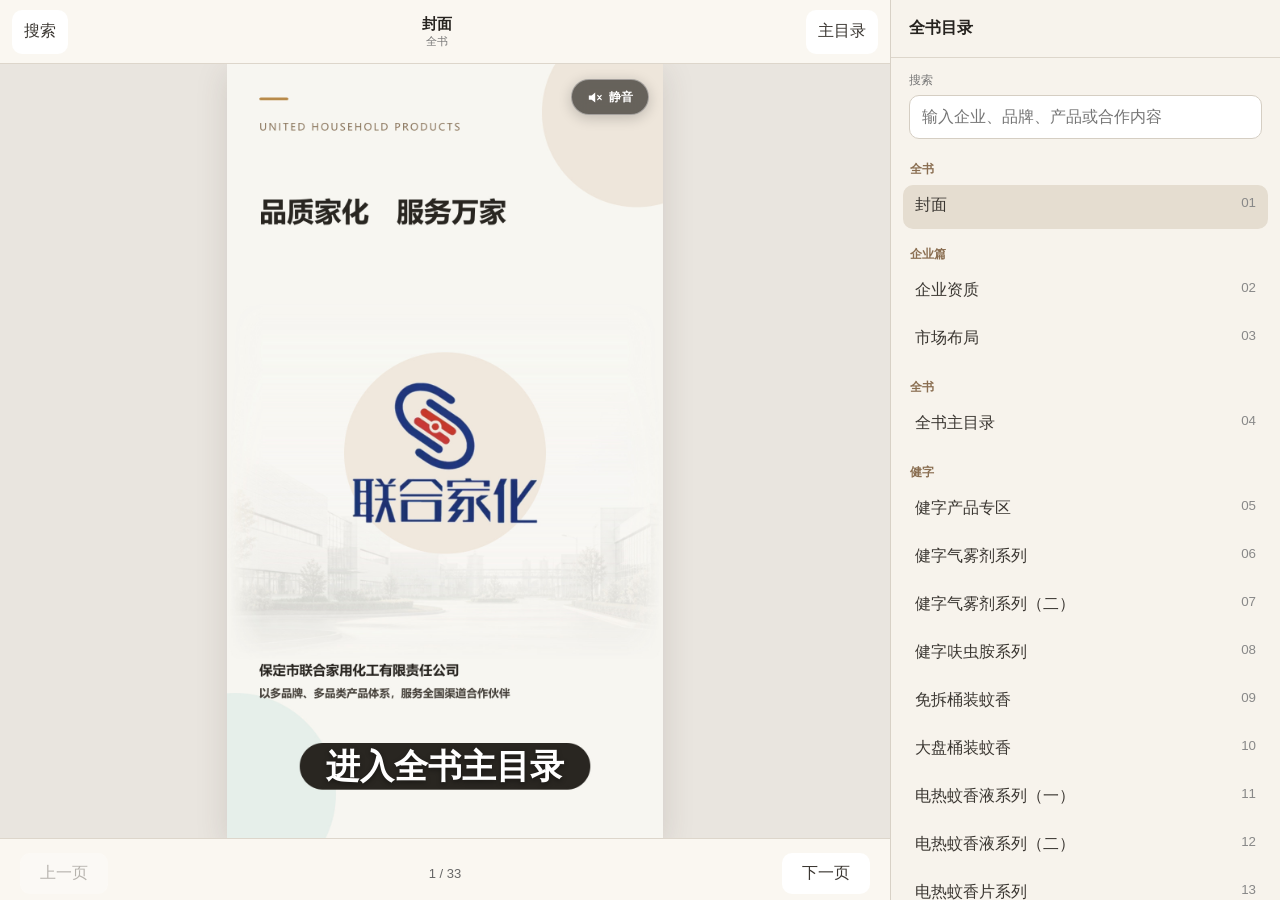
<file: index.html>
<!doctype html>
<html lang="zh-CN">
<head>
  <meta charset="utf-8">
  <meta name="viewport" content="width=device-width,initial-scale=1,viewport-fit=cover">
  <meta name="theme-color" content="#f7f3ec">
  <title>联合家化产品电子书｜专题6</title>
  <link rel="icon" href="icon-192.png">
  <link rel="manifest" href="manifest.webmanifest">
  <link rel="stylesheet" href="style.css">
</head>
<body>
  <header class="topbar">
    <button id="menuBtn" class="icon-btn" aria-label="打开搜索">搜索</button>
    <div class="heading"><strong id="pageTitle">联合家化产品电子书</strong><span id="pageMeta">专题6</span></div>
    <button id="homeBtn" class="icon-btn" aria-label="返回主目录">主目录</button>
  </header>
  <main id="viewer" class="viewer" aria-live="polite">
    <button id="prevTap" class="tap-zone left" aria-label="上一页"></button>
    <figure class="page"><img id="pageImage" alt="" draggable="false"><div id="hotspots" class="hotspots"></div><div id="loading">正在加载…</div></figure>
    <button id="nextTap" class="tap-zone right" aria-label="下一页"></button>
  </main>
  <nav class="bottomnav" aria-label="阅读导航">
    <button id="prevBtn">上一页</button><span id="counter">1 / 29</span><button id="nextBtn">下一页</button>
  </nav>
  <aside id="drawer" class="drawer" aria-hidden="true">
    <div class="drawer-head"><strong>全书目录</strong><button id="closeBtn" aria-label="关闭目录">关闭</button></div>
    <label class="search"><span>搜索</span><input id="search" type="search" placeholder="输入企业、品牌、产品或合作内容"></label>
    <div id="toc" class="toc"></div>
  </aside>
  <div id="shade" class="shade" hidden></div>
  <div id="lightbox" class="lightbox" hidden><button id="lightboxClose" aria-label="关闭放大图片">×</button><img id="lightboxImage" alt=""><div id="lightboxMeta"><span id="lightboxCaption"></span><span id="lightboxCounter" hidden></span></div></div>
  <audio id="pageTurnAudio" preload="none" playsinline src="assets/audio/page-turn.wav"></audio>
  <script>
const pages = [
  {id:"COVER",title:"封面",section:"全书",src:"pages/COVER.jpg"},
  {id:"ENT-INTRO",title:"企业资质",section:"企业篇",src:"pages/ENT-INTRO.jpg"},
  {id:"ENT-MARKET",title:"市场布局",section:"企业篇",src:"pages/ENT-MARKET.jpg"},
  {id:"DIR-001",title:"全书主目录",section:"全书",src:"pages/DIR-001.jpg"},
  {id:"SEC-JZ",title:"健字产品专区",section:"健字",src:"pages/SEC-JZ.jpg"},
  {id:"JZ-P001",title:"健字气雾剂系列",section:"健字",src:"pages/JZ-P001.jpg"},
  {id:"JZ-P001B",title:"健字气雾剂系列（二）",section:"健字",src:"pages/JZ-P001B.jpg"},
  {id:"JZ-P008",title:"健字呋虫胺系列",section:"健字",src:"pages/JZ-P008.jpg"},
  {id:"JZ-P002",title:"免拆桶装蚊香",section:"健字",src:"pages/JZ-P002.jpg"},
  {id:"JZ-P010",title:"大盘桶装蚊香",section:"健字",src:"pages/JZ-P010.jpg"},
  {id:"JZ-P003",title:"电热蚊香液系列（一）",section:"健字",src:"pages/JZ-P003.jpg"},
  {id:"JZ-P004",title:"电热蚊香液系列（二）",section:"健字",src:"pages/JZ-P004.jpg"},
  {id:"JZ-P005",title:"电热蚊香片系列",section:"健字",src:"pages/JZ-P005.jpg"},
  {id:"JZ-P007",title:"盘式蚊香系列",section:"健字",src:"pages/JZ-P007.jpg"},
  {id:"JZ-P009",title:"纸竹纤维蚊香",section:"健字",src:"pages/JZ-P009.jpg"},
  {id:"SEC-YJ",title:"鹰剑产品专区",section:"鹰剑",src:"pages/SEC-YJ.jpg"},
  {id:"YJ-P001",title:"电热驱蚊系列",section:"鹰剑",src:"pages/YJ-P001.jpg"},
  {id:"YJ-P002",title:"超大盘宝宝方塑蚊香",section:"鹰剑",src:"pages/YJ-P002.jpg"},
  {id:"YJ-P003",title:"气雾剂系列（一）",section:"鹰剑",src:"pages/YJ-P003.jpg"},
  {id:"YJ-P004",title:"气雾剂系列（二）",section:"鹰剑",src:"pages/YJ-P004.jpg"},
  {id:"SEC-JGB",title:"金箍棒产品专区",section:"金箍棒",src:"pages/SEC-JGB.jpg"},
  {id:"JGB-P001",title:"金箍棒气雾剂系列",section:"金箍棒",src:"pages/JGB-P001.jpg"},
  {id:"JGB-P002",title:"金箍棒电热蚊香液系列",section:"金箍棒",src:"pages/JGB-P002.jpg"},
  {id:"SEC-LS",title:"力沙气雾杀虫剂",section:"力沙",src:"pages/SEC-LS.jpg"},
  {id:"SEC-HC",title:"家庭日化产品专区",section:"家庭日化",src:"pages/SEC-HC.jpg"},
  {id:"HC-P001",title:"花露水系列",section:"家庭日化",src:"pages/HC-P001.jpg"},
  {id:"HC-P002",title:"健字厕净（柠檬香）",section:"家庭日化",src:"pages/HC-P002.jpg"},
  {id:"HC-P004",title:"厨房油污净系列",section:"家庭日化",src:"pages/HC-P004.jpg"},
  {id:"HC-P005",title:"清洁系列",section:"家庭日化",src:"pages/HC-P005.jpg"},
  {id:"HC-P003",title:"空气清新剂系列（一）",section:"家庭日化",src:"pages/HC-P003.jpg"},
  {id:"HC-P006",title:"空气清新剂系列（二）",section:"家庭日化",src:"pages/HC-P006.jpg"},
  {id:"COOP-001",title:"选择联合家化",section:"招商合作",src:"pages/COOP-001.jpg"},
  {id:"CONTACT",title:"联系方式",section:"联系我们",src:"pages/CONTACT.jpg"}
];
const byId = Object.fromEntries(pages.map((p,i)=>[p.id,i]));
let current = Math.max(0, byId[location.hash.slice(1)] ?? 0);
const image = document.querySelector('#pageImage');
const hotspots = document.querySelector('#hotspots');
const loading = document.querySelector('#loading');
const lightbox=document.querySelector('#lightbox'),lightboxImage=document.querySelector('#lightboxImage'),lightboxCaption=document.querySelector('#lightboxCaption'),lightboxCounter=document.querySelector('#lightboxCounter');
const drawer = document.querySelector('#drawer');
const shade = document.querySelector('#shade');
const toc = document.querySelector('#toc');
const pageTurnAudio = document.querySelector('#pageTurnAudio');
const SOUND_SESSION_KEY = 'topic6-page-turn-sound';
let soundEnabled = false;
try { soundEnabled = sessionStorage.getItem(SOUND_SESSION_KEY) === 'on'; } catch (_) {}
pageTurnAudio.volume = .18;
function storeSoundPreference() {
  try { sessionStorage.setItem(SOUND_SESSION_KEY, soundEnabled ? 'on' : 'off'); } catch (_) {}
}
function stopPageTurnSound() {
  pageTurnAudio.pause();
  try { pageTurnAudio.currentTime = 0; } catch (_) {}
}
function playPageTurnSound() {
  if (!soundEnabled) return;
  stopPageTurnSound();
  const playback = pageTurnAudio.play();
  if (playback) playback.catch(() => {});
}
function updateSoundButton(button) {
  button.setAttribute('aria-pressed', String(soundEnabled));
  button.setAttribute('aria-label', soundEnabled ? '关闭翻页声音' : '开启翻页声音');
  button.classList.toggle('is-on', soundEnabled);
  button.querySelector('span').textContent = soundEnabled ? '声音开' : '静音';
}
function toggleSound(button) {
  soundEnabled = !soundEnabled;
  storeSoundPreference();
  updateSoundButton(button);
  if (!soundEnabled) { stopPageTurnSound(); return; }
  // A muted play inside the user's tap unlocks this audio element on iOS/WebView.
  pageTurnAudio.muted = true;
  const unlock = pageTurnAudio.play();
  stopPageTurnSound();
  pageTurnAudio.muted = false;
  if (unlock) unlock.catch(() => {});
}
function preload(i) { if (pages[i]) { const x=new Image(); x.src=pages[i].src; } }
const links = {
  'COVER': [[0,0,100,100,'DIR-001','进入全书主目录']],
  'DIR-001': [
    [7.4,22.4,85.2,12.3,'ENT-INTRO','进入企业篇'],[7.4,37.2,85.2,12.3,'SEC-JZ','进入品牌与产品'],
    [7.4,52.1,85.2,12.3,'COOP-001','进入招商合作'],[7.4,66.9,85.2,12.3,'CONTACT','进入联系方式']],
  'ENT-MARKET': [[7.4,77.0,85.2,8.5,'SEC-JZ','查看品牌与产品']],
  'ENT-INTRO': [[10.2,36.7,38,14.8,'@asset:营业执照.jpg','查看营业执照大图'],[51.8,36.7,38,14.8,'@asset:农药生产许可证.jpg','查看农药生产许可证大图'],[10.2,51.9,38,14.8,'@asset:农药登记证_代表证.jpg','查看农药登记证大图'],[51.8,51.9,38,14.8,'@asset:河北省科技型中小企业.jpg','查看科技型中小企业证书大图']],
  'SEC-JZ': ['JZ-P001','JZ-P001B','JZ-P008','JZ-P002','JZ-P010','JZ-P003','JZ-P004','JZ-P005','JZ-P007'],
  'SEC-YJ': ['YJ-P001','YJ-P002','YJ-P003','YJ-P004'],
  'SEC-JGB': ['JGB-P001','JGB-P002'],
  'SEC-HC': ['HC-P001','HC-P002','HC-P004','HC-P005','HC-P003','HC-P006'],
  'CONTACT': [[7.4,43.5,85.2,12,'@tel','拨打0312-2161615'],[7.4,87.5,85.2,6.5,'COVER','返回封面']]
};
const productImages={
 'JZ-P001':['015','018','025','022'],'JZ-P001B':['016','017','026'],'JZ-P008':['A80','A77'],'JZ-P002':['063','064'],
 'JZ-P010':['JZB1','JZB2'],'JZ-P003':['089','006','007','003'],'JZ-P004':['058','053'],'JZ-P005':['008','004','005','A24'],'JZ-P007':['A08','083','088','081'],'JZ-P009':['A79'],
 'YJ-P001':['049','050','059','060'],'YJ-P002':['045','B07'],'YJ-P003':['B03','020','023','B01'],'YJ-P004':['021'],'SEC-LS':['D01'],
 'JGB-P001':['091','024','027'],'JGB-P002':['071','070','068','069'],'HC-P001':['035','067','065'],'HC-P002':['010','A51','A67'],'HC-P004':['A57','A71'],'HC-P005':['A60','A61','A76','A73'],'HC-P003':['030','028','029','031'],'HC-P006':['A86','A88','A85']};
const productLayout={4:[[7.4,21.3,40.9,28.6],[51.7,21.3,40.9,28.6],[7.4,51.9,40.9,28.6],[51.7,51.9,40.9,28.6]],3:[[7.4,21.3,40.9,28.6],[51.7,21.3,40.9,28.6],[29.5,51.9,40.9,28.6]],2:[[7.4,21.5,85.2,26.8],[7.4,50.5,85.2,26.8]],1:[[7.4,21.5,85.2,55.0]]};
const productPositions={'YJ-P002':[[7.4,26.0,40.9,34.0],[51.7,26.0,40.9,34.0]],'YJ-P004':[[29.5,26.0,40.9,34.0]],'HC-P004':[[7.4,26.0,40.9,34.0],[51.7,26.0,40.9,34.0]]};
let lightboxItems=[],lightboxIndex=0;
function renderLightbox(){const item=lightboxItems[lightboxIndex];if(!item)return;lightboxImage.src=item.src;lightboxImage.alt=item.label;lightboxCaption.textContent=item.label;const multiple=lightboxItems.length>1;lightboxCounter.hidden=!multiple;lightboxCounter.textContent=multiple?`${lightboxIndex+1} / ${lightboxItems.length}`:'';[-1,1].forEach(d=>{const next=lightboxItems[lightboxIndex+d];if(next){const x=new Image();x.src=next.src}})}
function openLightboxGallery(items,index=0){lightboxItems=items.slice();lightboxIndex=Math.max(0,Math.min(lightboxItems.length-1,index));renderLightbox();lightbox.hidden=false;document.body.classList.add('modal-open')}
function moveLightbox(delta){const next=Math.max(0,Math.min(lightboxItems.length-1,lightboxIndex+delta));if(next===lightboxIndex)return;lightboxIndex=next;renderLightbox()}
function closeLightbox(){lightbox.hidden=true;lightboxImage.src='';lightboxItems=[];lightboxIndex=0;document.body.classList.remove('modal-open')}
function sectionLinks(ids) { return ids.map((id,n)=>[(ids.length%2===1&&n===ids.length-1)?29.5:7.4+(n%2)*44.3,21.1+Math.floor(n/2)*14.3,40.9,12.2,id,'进入'+pages[byId[id]].title]); }
function sectionLinksJz(ids) { return ids.map((id,n)=>[(ids.length%2===1&&n===ids.length-1)?30.5:6.5+(n%2)*48.1,19.3+Math.floor(n/2)*12.8,38.9,10.9,id,'进入'+pages[byId[id]].title]); }
function renderHotspots(p) {
  hotspots.innerHTML=''; let items=links[p.id]||[]; if(items.length && typeof items[0]==='string') items=p.id==='SEC-JZ'?sectionLinksJz(items):sectionLinks(items);
  if(p.id==='COVER') items=[];
  const assetGallery=items.filter(item=>item[4].startsWith('@asset:')).map(item=>({src:'assets/'+encodeURIComponent(item[4].slice(7)),label:item[5]}));
  items.forEach(([x,y,w,h,target,label],itemIndex)=>{const b=document.createElement('button');b.className='hotspot';if(p.id==='SEC-HC'&&itemIndex>=4)b.classList.add('hc-lower-entry');b.style.cssText=`left:${x}%;top:${y}%;width:${w}%;height:${h}%`;b.setAttribute('aria-label',label);if(p.id!=='SEC-JZ'&&p.id!=='BRANDS'&&label&&label.includes('进入')){const t=document.createElement('span');t.className='pulse-link';t.innerHTML='进入 <span class="pulse-arrow">→</span>';b.append(t)}b.onclick=()=>{if(target==='@tel'){location.href='tel:03122161615';return}if(target.startsWith('@asset:')){const galleryIndex=assetGallery.findIndex(item=>item.src==='assets/'+encodeURIComponent(target.slice(7)));openLightboxGallery(assetGallery,galleryIndex);return}show(byId[target])};hotspots.append(b);});
  const ids=productImages[p.id];if(ids){const gallery=ids.map(n=>({src:'assets/products/IMG_'+n+'.jpg',label:'真实产品图片 '+n}));const pos=productPositions[p.id]||(p.id==='JZ-P008'?[[7.4,31.8,40.9,33.9],[51.7,31.8,40.9,33.9]]:productLayout[ids.length]);ids.forEach((n,i)=>{const [x,y,w,h]=pos[i];const b=document.createElement('button');b.className='hotspot product-hotspot';b.style.cssText=`left:${x}%;top:${y}%;width:${w}%;height:${h}%`;b.setAttribute('aria-label','点击放大产品图片 '+n);b.onclick=e=>{e.stopPropagation();openLightboxGallery(gallery,i)};hotspots.append(b)})}
  if(p.id==='COVER'){const sound=document.createElement('button');sound.className='sound-toggle';sound.type='button';sound.innerHTML='<svg viewBox="0 0 24 24" aria-hidden="true"><path class="speaker" d="M4 9v6h4l5 4V5L8 9H4z"/><path class="waves" d="M16 8.2c1 .9 1.5 2.2 1.5 3.8s-.5 2.9-1.5 3.8M18.6 5.7c1.7 1.6 2.6 3.7 2.6 6.3s-.9 4.7-2.6 6.3"/><path class="mute" d="m16.5 9 5 6m0-6-5 6"/></svg><span></span>';updateSoundButton(sound);sound.onclick=e=>{e.stopPropagation();toggleSound(sound)};hotspots.append(sound);const b=document.createElement('button');b.className='cover-pulse';b.textContent='进入全书主目录';b.onclick=()=>show(byId['DIR-001']);hotspots.append(b)}
  if(p.id==='ENT-MARKET'){const b=document.createElement('span');b.className='market-pulse';b.textContent='查看品牌与产品';hotspots.append(b)}
  if(p.id==='SEC-JZ'){const t=document.createElement('div');t.className='choose-product-tip';t.innerHTML='<span>☝</span><strong>点击方框选择产品</strong>';hotspots.append(t)}
  if(ids){const t=document.createElement('div');t.className='product-zoom-tip'+(p.id==='JZ-P001'?' page6-tip':'');t.textContent='点击图片可放大';hotspots.append(t)}
  if(p.id==='COOP-001'){const title=document.createElement('div');title.className='advantages-pulse';title.textContent='选择联合家化的五大优势';hotspots.append(title);[29.7,40.9,52.1,63.3,74.5].forEach(y=>{const s=document.createElement('span');s.className='advantage-star';s.style.top=y+'%';s.textContent='★';hotspots.append(s)})}
  if(p.id==='CONTACT'){const b=document.createElement('button');b.className='return-cover-pulse';b.textContent='返回封面';b.onclick=()=>show(byId['COVER']);hotspots.append(b)}
}
let loadTimer;
function show(i, push=true) {
  const next=Math.max(0,Math.min(pages.length-1,i));
  if(next!==current) playPageTurnSound();
  current=next; const p=pages[current]; clearTimeout(loadTimer); loading.hidden=false; loading.textContent='正在加载…'; loading.onclick=null; image.classList.remove('ready');
  const done=()=>{clearTimeout(loadTimer);loading.hidden=true;loading.onclick=null;image.classList.add('ready')};
  const retry=()=>{loading.textContent='正在重新加载…';image.src=p.src+(p.src.includes('?')?'&':'?')+'retry='+Date.now()};
  image.onload=done; image.onerror=()=>{clearTimeout(loadTimer);loading.hidden=false;loading.textContent='图片加载失败，点击重试';loading.onclick=retry}; image.src=p.src; image.alt=p.title;
  if(image.complete&&image.naturalWidth>0) queueMicrotask(done);
  loadTimer=setTimeout(()=>{if(image.complete&&image.naturalWidth>0)done();else{loading.hidden=false;loading.textContent='网络较慢，点击重试';loading.onclick=retry}},8000);
  document.querySelector('#pageTitle').textContent=p.title; document.querySelector('#pageMeta').textContent=p.section;
  document.querySelector('#counter').textContent=`${current+1} / ${pages.length}`;
  renderHotspots(p);
  document.querySelector('#prevBtn').disabled=current===0; document.querySelector('#nextBtn').disabled=current===pages.length-1;
  toc.querySelectorAll('button').forEach(b=>b.classList.toggle('active',b.dataset.id===p.id));
  if(push) history.replaceState(null,'','#'+p.id); preload(current-1); preload(current+1);
}
function closeDrawer() {drawer.setAttribute('aria-hidden','true');shade.hidden=true;}
function openDrawer() {drawer.setAttribute('aria-hidden','false');shade.hidden=false;}
function buildToc(filter='') {
  const q=filter.trim().toLowerCase(); toc.innerHTML=''; let last='';
  pages.forEach((p,i)=>{ if(q && !(p.title+p.section+p.id).toLowerCase().includes(q)) return;
    if(p.section!==last){const h=document.createElement('h2');h.textContent=p.section;toc.append(h);last=p.section;}
    const b=document.createElement('button');b.dataset.id=p.id;b.innerHTML=`<span>${p.title}</span><small>${String(i+1).padStart(2,'0')}</small>`;
    b.onclick=()=>{show(i);closeDrawer();};toc.append(b);
  });
}
document.querySelector('#menuBtn').onclick=openDrawer; document.querySelector('#closeBtn').onclick=closeDrawer; shade.onclick=closeDrawer;
document.querySelector('#homeBtn').onclick=()=>show(byId['DIR-001']); document.querySelector('#prevBtn').onclick=()=>show(current-1);
document.querySelector('#lightboxClose').onclick=closeLightbox;lightbox.onclick=e=>{if(e.target===lightbox)closeLightbox()};
let lightboxSwipeX=0;lightbox.addEventListener('touchstart',e=>{lightboxSwipeX=e.changedTouches[0].clientX},{passive:true});lightbox.addEventListener('touchend',e=>{const dx=e.changedTouches[0].clientX-lightboxSwipeX;if(lightboxItems.length>1&&Math.abs(dx)>45)moveLightbox(dx<0?1:-1)},{passive:true});
addEventListener('keydown',e=>{if(lightbox.hidden)return;if(e.key==='Escape')closeLightbox();if(e.key==='ArrowLeft')moveLightbox(-1);if(e.key==='ArrowRight')moveLightbox(1)});
document.querySelector('#nextBtn').onclick=()=>show(current+1); document.querySelector('#prevTap').onclick=()=>show(current-1);
document.querySelector('#nextTap').onclick=()=>show(current+1); document.querySelector('#search').oninput=e=>buildToc(e.target.value);
addEventListener('hashchange',()=>show(byId[location.hash.slice(1)]??current,false));
addEventListener('pagehide',stopPageTurnSound);
let sx=0;document.querySelector('#viewer').addEventListener('touchstart',e=>sx=e.changedTouches[0].clientX,{passive:true});
document.querySelector('#viewer').addEventListener('touchend',e=>{const dx=e.changedTouches[0].clientX-sx;if(Math.abs(dx)>60)show(current+(dx<0?1:-1));},{passive:true});
buildToc(); show(current,false); if('serviceWorker' in navigator && location.protocol.startsWith('http')) navigator.serviceWorker.register('sw.js',{updateViaCache:'none'}).then(r=>r.update()).catch(()=>{});
  </script>
</body></html>
</file>
<file: style.css>
*{box-sizing:border-box}html,body{margin:0;height:100%;background:#e9e5df;color:#26231f;font-family:-apple-system,BlinkMacSystemFont,"Segoe UI","PingFang SC","Microsoft YaHei",sans-serif}button,input{font:inherit}.topbar{height:64px;padding:env(safe-area-inset-top) 12px 0;display:flex;align-items:center;gap:12px;background:#faf7f1;border-bottom:1px solid #ddd6cb;position:fixed;z-index:10;top:0;left:0;right:0}.heading{min-width:0;flex:1;text-align:center;display:flex;flex-direction:column}.heading strong{font-size:15px;white-space:nowrap;overflow:hidden;text-overflow:ellipsis}.heading span{font-size:11px;color:#777}.icon-btn,.bottomnav button,.drawer button{border:0;background:#fff;border-radius:10px;padding:10px 12px;color:#3b3732}.viewer{position:fixed;inset:64px 0 calc(62px + env(safe-area-inset-bottom));display:grid;place-items:center;overflow:hidden}.page{width:min(100%,calc((100dvh - 126px - env(safe-area-inset-bottom)) * .5625));aspect-ratio:9/16;margin:0;display:grid;place-items:center;position:relative}.page img{display:block;width:100%;height:100%;box-shadow:0 8px 30px #40382d26;opacity:0;transition:opacity .15s}.page img.ready{opacity:1}.hotspots{position:absolute;inset:0;z-index:3}.hotspot{position:absolute;border:0;background:transparent;border-radius:10px;cursor:pointer}.hotspot:focus-visible{outline:3px solid #1877d2;outline-offset:-3px}#loading{position:absolute;color:#777}.tap-zone{position:absolute;z-index:2;top:0;bottom:0;width:10%;border:0;background:transparent}.tap-zone.left{left:0}.tap-zone.right{right:0}.bottomnav{height:calc(62px + env(safe-area-inset-bottom));padding:8px 20px env(safe-area-inset-bottom);position:fixed;bottom:0;left:0;right:0;display:flex;align-items:center;justify-content:space-between;background:#faf7f1;border-top:1px solid #ddd6cb;z-index:10}.bottomnav button{min-width:88px}.bottomnav button:disabled{opacity:.35}.bottomnav span{font-size:13px;color:#666}.drawer{position:fixed;z-index:30;left:0;top:0;bottom:0;width:min(88vw,390px);background:#f7f3ec;transform:translateX(-102%);transition:transform .2s;box-shadow:10px 0 40px #0003;overflow:auto;padding-bottom:30px}.drawer[aria-hidden=false]{transform:translateX(0)}.drawer-head{position:sticky;top:0;background:#f7f3ecef;backdrop-filter:blur(8px);display:flex;align-items:center;justify-content:space-between;padding:18px;border-bottom:1px solid #ddd6cb}.search{display:block;padding:14px 18px 5px}.search span{font-size:12px;color:#777;display:block;margin-bottom:6px}.search input{width:100%;border:1px solid #d5cec3;border-radius:10px;padding:12px;background:#fff}.toc{padding:0 12px}.toc h2{font-size:12px;color:#8a6e51;margin:17px 7px 7px}.toc button{width:100%;display:flex;justify-content:space-between;text-align:left;margin:4px 0;background:transparent}.toc button.active{background:#e5ddd0}.toc small{color:#888}.shade{position:fixed;z-index:20;inset:0;background:#0007}@media(min-width:900px){.viewer{inset:64px 390px 62px 0}.drawer{transform:none;width:390px;left:auto;right:0;box-shadow:none;border-left:1px solid #d8d1c6}.drawer-head button{display:none}.shade{display:none}.topbar,.bottomnav{right:390px}.page{width:min(calc(100vw - 390px),calc((100dvh - 126px) * .5625))}}button{touch-action:manipulation}.icon-btn,.drawer button{min-height:44px}.hotspot{touch-action:manipulation}
.hotspot .pulse-link{position:absolute;right:5%;bottom:8%;color:#d7352a;font-weight:800;font-size:clamp(13px,3.8vw,21px);text-shadow:0 1px 5px #fff,0 0 10px #fff;animation:entryPulse 1.05s ease-in-out infinite;pointer-events:none}.hotspot .pulse-arrow{display:inline-block;margin-left:.2em;font-size:1.25em}@keyframes entryPulse{0%,100%{transform:scale(1);opacity:.72}50%{transform:scale(1.1);opacity:1}}@media(prefers-reduced-motion:reduce){.hotspot .pulse-link{animation:none;opacity:1}}

.product-hotspot{border:2px solid transparent}.product-hotspot:active{background:#fff2}.lightbox{position:fixed;z-index:100;inset:0;background:#17130fee;display:flex;align-items:center;justify-content:center;padding:64px 18px 72px;touch-action:pan-y}.lightbox[hidden]{display:none}.lightbox img{display:block;max-width:96vw;max-height:82vh;object-fit:contain;background:#fff;border-radius:14px;box-shadow:0 14px 50px #0008;user-select:none;-webkit-user-drag:none}.lightbox button{position:absolute;z-index:3;right:18px;top:calc(18px + env(safe-area-inset-top));width:48px;height:48px;border:0;border-radius:50%;background:#fff;color:#26231f;font-size:34px;line-height:1}.lightbox div{position:absolute;bottom:calc(24px + env(safe-area-inset-bottom));color:#fff;font-size:15px;font-weight:700;display:flex;gap:12px;align-items:center}.lightbox #lightboxCounter{padding-left:12px;border-left:1px solid #ffffff66;font-variant-numeric:tabular-nums}.modal-open{overflow:hidden}.cover-pulse,.market-pulse{position:absolute;z-index:4;border:0;background:transparent;color:#fff;font-weight:800;text-align:center;pointer-events:auto;animation:entryPulse 1.05s ease-in-out infinite;text-shadow:0 2px 5px #0006}.cover-pulse{left:16.7%;top:87.7%;width:66.6%;height:6%;font-size:clamp(20px,6vw,34px)}.market-pulse{left:16.7%;top:77.1%;width:66.6%;height:6%;font-size:clamp(19px,5.7vw,32px);pointer-events:none}.choose-product-tip{position:absolute;right:8%;bottom:7.5%;display:flex;flex-direction:column;align-items:center;color:#9A4635;text-shadow:0 1px 5px #fff}.choose-product-tip span{font-size:clamp(38px,11vw,62px);line-height:1}.choose-product-tip strong{font-size:clamp(20px,6vw,34px);white-space:nowrap}.product-zoom-tip{position:absolute;z-index:6;left:16.7%;top:83.1%;width:66.6%;height:6%;border-radius:999px;background:#9A4635;color:#fff;display:flex;align-items:center;justify-content:center;font-size:clamp(20px,6vw,34px);font-weight:800;box-shadow:0 5px 18px #5f211f35}
.choose-product-tip{left:50%!important;right:auto!important;transform:translateX(-50%)!important;bottom:4.2%!important}
.market-pulse{left:20%!important;width:60%!important;height:6%!important;display:flex!important;align-items:center!important;justify-content:center!important;font-size:clamp(17px,5vw,27px)!important;line-height:1.1!important;overflow:hidden!important;padding:0 10px!important}
.market-pulse{left:16.7%!important;width:66.6%!important;display:flex!important;align-items:center!important;justify-content:center!important;font-size:clamp(19px,5.7vw,32px)!important;line-height:1!important;white-space:nowrap!important;overflow:hidden!important;padding:0 12px!important}
#loading[hidden]{display:none!important}#loading{z-index:8;max-width:80%;padding:12px 18px;border-radius:999px;background:#fffef5e8;box-shadow:0 4px 16px #0002;text-align:center;cursor:pointer;pointer-events:auto}
.page6-tip{top:85.2%!important}.hc-lower-entry .pulse-link{bottom:1.5%!important}
.sound-toggle{position:absolute;z-index:9;right:3.2%;top:2%;height:36px;min-width:78px;padding:0 10px;border:1px solid #fff6;border-radius:999px;background:#211d19a8;color:#fff;display:flex;align-items:center;justify-content:center;gap:6px;box-shadow:0 3px 14px #0003;backdrop-filter:blur(8px);-webkit-backdrop-filter:blur(8px);font-size:12px;font-weight:600;letter-spacing:.04em;cursor:pointer;touch-action:manipulation;-webkit-tap-highlight-color:transparent}.sound-toggle svg{width:17px;height:17px;fill:#fff;flex:none}.sound-toggle .waves,.sound-toggle .mute{fill:none;stroke:#fff;stroke-width:1.7;stroke-linecap:round}.sound-toggle .waves{display:none}.sound-toggle.is-on{background:#6f4d2dcc;border-color:#f3dfc799}.sound-toggle.is-on .waves{display:block}.sound-toggle.is-on .mute{display:none}.sound-toggle:focus-visible{outline:2px solid #fff;outline-offset:2px}.sound-toggle:active{transform:scale(.97)}
@media(max-width:380px){.sound-toggle{height:34px;min-width:72px;padding:0 9px;font-size:11px}}
.advantages-pulse{position:absolute;left:7.4%;top:20.3%;width:85.2%;height:5%;display:flex;align-items:center;color:#292622;background:#f7f5f0;font-weight:900;font-size:clamp(20px,6.2vw,35px);animation:entryPulse 1.05s ease-in-out infinite;text-shadow:0 2px 6px #fff;white-space:nowrap}.advantage-star{position:absolute;left:8.2%;color:#d7352a;font-size:clamp(20px,6vw,34px);line-height:1;animation:entryPulse .95s ease-in-out infinite;text-shadow:0 0 8px #fff}.return-cover-pulse{position:absolute;left:7.4%;top:87.5%;width:85.2%;height:6.5%;border:0;background:transparent;color:#fff;font-weight:900;font-size:clamp(22px,6.5vw,37px);animation:entryPulse 1.05s ease-in-out infinite}
</file>
